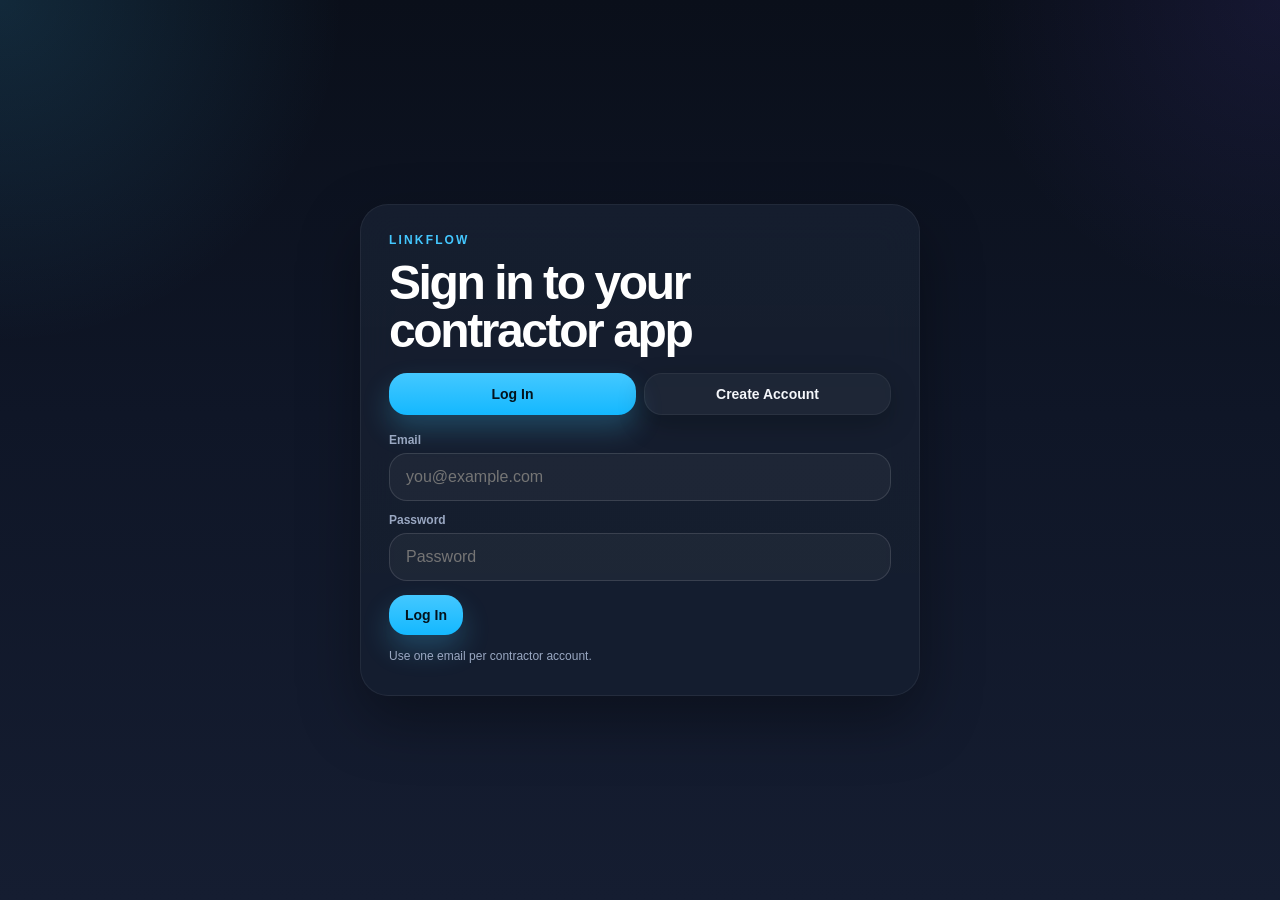
<file: index.html>
<!DOCTYPE html>
<html lang="en">
<head>
  <meta charset="UTF-8" />
  <meta name="viewport" content="width=device-width, initial-scale=1.0, viewport-fit=cover" />
  <title>LinkFlow</title>
  <meta name="theme-color" content="#eef3f8" />
  <link rel="stylesheet" href="styles.css" />
</head>
<body>
  <section id="authSection" class="center-shell">
    <div class="glass auth-card">
      <div class="eyebrow">LinkFlow</div>
      <h1 class="auth-title">Sign in to your contractor app</h1>
      <div class="segmented">
        <button class="seg-btn active" data-auth-tab="login">Log In</button>
        <button class="seg-btn" data-auth-tab="signup">Create Account</button>
      </div>

      <div id="loginPane" class="auth-pane active">
        <label>Email</label>
        <input id="loginEmail" type="email" placeholder="you@example.com" />
        <label class="mt12">Password</label>
        <input id="loginPassword" type="password" placeholder="Password" />
        <div class="btn-row">
          <button id="loginBtn" class="primary">Log In</button>
        </div>
        <div id="authInlineStatus" class="inline-status hidden"></div>
      </div>

      <div id="signupPane" class="auth-pane hidden">
        <label>Email</label>
        <input id="signupEmail" type="email" placeholder="you@example.com" />
        <label class="mt12">Password</label>
        <input id="signupPassword" type="password" placeholder="Create password" />
        <div class="btn-row">
          <button id="signupBtn" class="primary">Create Account</button>
        </div>
        <div id="signupInlineStatus" class="inline-status hidden"></div>
      </div>
      <div class="helper mt12">Use one email per contractor account.</div>
    </div>
  </section>

  <section id="onboardingSection" class="center-shell hidden">
    <div class="glass onboarding-card">
      <div class="eyebrow">First-time setup</div>
      <h2>What type of business do you run?</h2>
      <p class="sub">Pick a template. The starter services and questions preview will update right away.</p>

      <div class="row">
        <div>
          <label>Business name</label>
          <input id="onboardBusinessName" placeholder="My Service Business" />

                    <div class="template-grid mt12">
            <button class="template-btn" data-template="pressure_washing">Pressure Washing</button>
            <button class="template-btn" data-template="car_detailing">Car Detailing</button>
            <button class="template-btn" data-template="lawn_service">Lawn Care</button>
            <button class="template-btn" data-template="house_cleaning">House Cleaning</button>
            <button class="template-btn" data-template="moving_services">Moving Services</button>
            <button class="template-btn" data-template="handyman">Handyman</button>
            <button class="template-btn" data-template="plumbing">Plumbing</button>
            <button class="template-btn" data-template="electrical">Electrical</button>
            <button class="template-btn" data-template="hvac">HVAC</button>
            <button class="template-btn" data-template="landscaping">Landscaping</button>
            <button class="template-btn" data-template="painting">Painting</button>
            <button class="template-btn" data-template="roofing">Roofing</button>
            <button class="template-btn" data-template="pool_cleaning">Pool Cleaning</button>
            <button class="template-btn" data-template="event_rentals">Event Rentals</button>
            <button class="template-btn" data-template="scratch">Start From Scratch</button>
          </div>

          <div class="btn-row">
            <button id="finishOnboardingBtn" class="primary">Create My Starter Setup</button>
          </div>
        </div>

        <div class="glass preview-card">
          <div class="eyebrow">Starter preview</div>
          <h3 id="templatePreviewTitle">Pressure Washing</h3>
          <div id="templatePreviewBody" class="stack"></div>
        </div>
      </div>
    </div>
  </section>

  <div id="appShell" class="app-shell hidden">
    <div id="pullRefreshIndicator" class="pull-refresh-indicator" aria-hidden="true">
      <div class="pull-refresh-pill glass">
        <span class="pull-refresh-dot"></span>
        <span id="pullRefreshLabel">Pull to refresh</span>
      </div>
    </div>
    <header class="app-header glass">
      <div>
        <div class="app-brand">LinkFlow</div>
        <div class="app-sub" id="headerBusinessName">Contractor App</div>
      </div>
    </header>

    <main class="app-main">
      <section id="screen-home" class="screen active">
        <div class="tab-hero home-tab-hero">
          <div>
            <div class="eyebrow">Dashboard</div>
            <h2 id="contractorBizName" class="page-title">Your Jobs</h2>
            <div class="helper">Manage incoming bookings and stay organized.</div>
          </div>
        </div>

        <div class="status-toggle" id="homeStatusToggle">
          <button class="status-tab active" data-status-filter="scheduled">Pending</button>
          <button class="status-tab" data-status-filter="completed">Completed</button>
          <button class="status-tab" data-status-filter="canceled">Canceled</button>
        </div>

        <div id="recentJobs" class="stack mt12"></div>
      </section>

      <section id="screen-services" class="screen">
        <div class="tab-hero section-head">
          <div>
            <div class="eyebrow">Services</div>
            <h2 class="page-title">Your Services</h2>
            <div class="helper">Set up pricing, questions, and how customers book.</div>
          </div>
          <button id="newServiceBtn" class="primary small-btn">New Service</button>
        </div>
        <div id="serviceList" class="stack"></div>
      </section>

      <section id="screen-editor" class="screen">
        <div class="tab-hero section-head">
          <div>
            <div class="eyebrow">Service Builder</div>
            <h2 id="editorTitle" class="page-title">Edit service</h2>
            <div class="helper">Make changes to pricing, questions, and booking behavior.</div>
          </div>
          <button id="backToServicesBtn" class="small-btn">Back</button>
        </div>

        <div class="glass editor-card">
          <div class="section-title">1. Service Basics</div>
          <div class="row">
            <div><label>Service name</label><input id="editServiceName" placeholder="Driveway Cleaning" /></div>
            <div><label>Starting price ($)</label><input id="editServiceBase" type="number" value="120" /></div>
            <div>
              <label>Service type</label>
              <div class="toggle-group" id="serviceModeToggle">
                <button type="button" class="toggle-pill active" data-service-mode="quote">Instant Quote</button>
                <button type="button" class="toggle-pill" data-service-mode="estimate">Book Appointment</button>
              </div>
              <input id="editServiceMode" type="hidden" value="quote" />
            </div>
          </div>

          <div class="section-title">2. Customer Questions</div>
          <div class="helper">Keep this simple. Add questions one at a time under the list below.</div>

          <div id="questionList" class="stack mt12"></div>

          <div class="btn-row">
            <button id="addQuestionBtn" class="primary">Add Question</button>
          </div>

          <div class="btn-row">
            <button id="saveQuestionsBtn" class="primary">Save Questions</button>
            <button id="deleteServiceBtn" class="danger-btn">Delete Service</button>
          </div>
        </div>
      </section>
<section id="screen-settings" class="screen">
        <div class="tab-hero profile-tab-hero">
          <div>
            <div class="eyebrow">Profile</div>
            <h2 class="page-title">Business Profile</h2>
            <div class="helper">Manage your branding, public form, and settings.</div>
          </div>
        </div>

        <div class="glass editor-card">

          <div class="profile-top">
            <div class="profile-brand-block">
              <div id="logoPreviewWrap" class="profile-logo-card hidden">
                <img id="logoPreviewImg" class="logo-preview" alt="Logo preview" />
                <button id="triggerLogoUploadBtn" class="logo-edit-btn" type="button" aria-label="Change company logo">✎</button>
              </div>
            </div>
            <div class="profile-top-actions">
              <button id="saveSettingsBtn">Save Profile</button>
              <button id="logoutBtn" class="danger-btn">Log Out</button>
            </div>
          </div>

          <div class="booking-link-card">
            <div class="booking-link-label">Public booking link</div>
            <div class="booking-link-row">
              <div class="booking-link-value" id="bookingLinkNotice">customer.html?slug=...</div>
              <button id="copyBookingLinkBtn" class="small-btn" type="button">Copy</button>
            </div>
          </div>

          <div class="metric-grid profile-metrics">
            <div class="metric-card glass"><div class="metric-k">Pending</div><div class="metric-v" id="mPending">0</div></div>
            <div class="metric-card glass"><div class="metric-k">Completed</div><div class="metric-v" id="mCompleted">0</div></div>
            <div class="metric-card glass"><div class="metric-k">Canceled</div><div class="metric-v" id="mCanceled">0</div></div>
            <div class="metric-card glass"><div class="metric-k">Quoted</div><div class="metric-v" id="mQuoted">0</div></div>
          </div>

          <input id="bizLogo" type="file" accept="image/*" class="hidden" />

          <div class="row">
            <div><label>Business name</label><input id="bizName" /></div>
            <div><label>Phone</label><input id="bizPhone" /></div>
            <div><label>Link slug</label><input id="bizSlug" /></div>
            <div>
              <label>Estimate type</label>
              <div class="toggle-group" id="quoteModeToggle">
                <button type="button" class="toggle-pill active" data-quote-mode="both">Use Service Setting</button>
                <button type="button" class="toggle-pill" data-quote-mode="quote">Quotes Only</button>
                <button type="button" class="toggle-pill" data-quote-mode="estimate">Appointments Only</button>
              </div>
              <input id="quoteMode" type="hidden" value="both" />
            </div>
            <div><label>Agreement title</label><input id="agreementTitle" /></div>
          </div>
        </div>
      </section>
    </main>

    <nav class="bottom-nav glass">
      <button class="nav-btn active" data-screen="home">Home</button>
      <button class="nav-btn" data-screen="services">Services</button>
      <button class="nav-btn" data-screen="settings">Profile</button>
    </nav>
  </div>

  <div id="jobDetailModal" class="modal hidden">
    <div class="modal-backdrop" data-close-modal="jobDetailModal"></div>
    <div class="modal-panel glass">
      <div class="tab-hero section-head modal-head">
        <div>
          <div class="eyebrow">Job Details</div>
          <h2 id="jobDetailTitle">Order</h2>
          <div class="helper">Review customer details, booking info, and next actions.</div>
        </div>
        <button data-close-modal="jobDetailModal" class="small-btn">Close</button>
      </div>

      <div class="stack">
        <div class="job-card"><div class="mini"><strong>Date</strong></div><div id="jobDetailDate"></div></div>
        <div class="job-card"><div class="mini"><strong>Customer</strong></div><div id="jobDetailCustomer"></div><div class="mini" id="jobDetailPhone"></div><div class="mini" id="jobDetailAddress"></div></div>
        <div class="job-card"><div class="mini"><strong>Service</strong></div><div id="jobDetailService"></div><div class="mini" id="jobDetailPrice"></div><div class="mini" id="jobDetailStatus"></div></div>
        <div class="job-card"><div class="mini"><strong>Answers</strong></div><div id="jobDetailAnswers" class="mini"></div></div>
      </div>

      <div class="btn-row">
        <button id="jobCallBtn" class="primary">Call Customer</button>
        <button id="jobTextBtn">Text Customer</button>
        <button id="jobConfirmTextBtn">Send Booking Text</button>
        <button id="jobViewAgreementBtn">View Agreement</button>
        <button id="jobPrintAgreementBtn">Save / Print</button>
        <button id="jobCompleteBtn">Mark Complete</button>
        <button id="jobCancelBtn" class="danger-btn">Mark Canceled</button>
      </div>
    </div>
  </div>

  <script>window.bootFailsafe=setTimeout(function(){document.body&&document.body.classList.remove("app-loading")},6000)</script>
  <script type="module" src="app.js"></script>
</body>
</html>
</file>
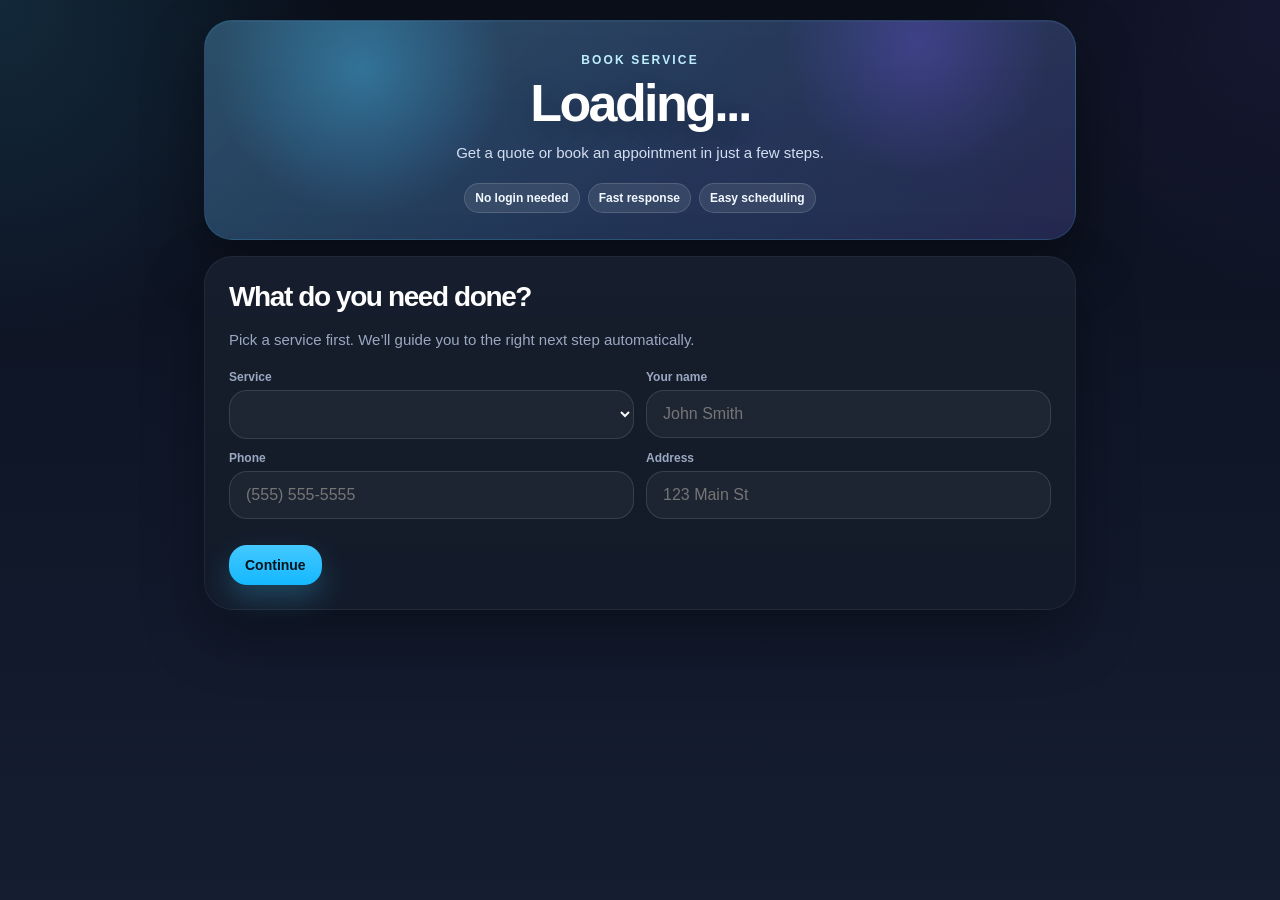
<file: customer.html>
<!DOCTYPE html>
<html lang="en">
<head>
  <meta charset="UTF-8" />
  <meta name="viewport" content="width=device-width, initial-scale=1.0, viewport-fit=cover" />
  <title>Book Service</title>
  <meta name="theme-color" content="#eef3f8" />
  <link rel="stylesheet" href="styles.css" />
</head>
<body>
  <div class="customer-shell">
    <div class="glass customer-hero customer-hero-pop">
      <div class="customer-hero-bg"></div>
      <div class="customer-hero-inner">
        <div id="customerLogoWrap" class="customer-logo-wrap hidden"><img id="customerLogo" class="customer-logo customer-logo-pop" alt="Company logo" /></div>
        <div class="eyebrow">Book Service</div>
        <h1 class="customer-h1" id="customerBizName">Loading...</h1>
        <p class="sub customer-hero-sub" id="customerBizSub">Get a quote or book an appointment in just a few steps.</p>
        <div class="trust-row customer-trust-row">
          <span class="chip">No login needed</span>
          <span class="chip">Fast response</span>
          <span class="chip">Easy scheduling</span>
        </div>
      </div>
    </div>

    <div class="glass customer-card">
      <div id="customerStep1" class="step active">
        <h2>What do you need done?</h2>
        <p class="sub">Pick a service first. We’ll guide you to the right next step automatically.</p>
        <div class="row">
          <div><label>Service</label><select id="custService"></select></div>
          <div><label>Your name</label><input id="custName" placeholder="John Smith" /></div>
          <div><label>Phone</label><input id="custPhone" placeholder="(555) 555-5555" /></div>
          <div><label>Address</label><input id="custAddress" placeholder="123 Main St" /></div>
        </div>
        <div id="dynamicQuestions" class="stack mt12"></div>
        <div class="btn-row"><button id="continueCustomerBtn" class="primary">Continue</button></div>
      </div>

      <div id="customerStep2" class="step">
        <div class="quote-box">
          <div class="eyebrow">Next Step</div>
          <div id="resultTitle">Your Quote</div>
          <div id="quotePrice" class="quote-price">$0</div>
          <div id="quoteBreakdown" class="sub"></div>
        </div>
        <div class="btn-row center-row">
          <button id="continueScheduleBtn" class="primary">Continue</button>
          <button id="restartCustomerBtn">Start Over</button>
        </div>
      </div>

      <div id="customerStep3" class="step">
        <h2>Choose a Time</h2>
        <p class="sub">Pick the time that works best for you.</p>
        <div class="row">
          <div><label>Date</label><select id="scheduleDate"><option>Tomorrow</option><option>This Friday</option><option>This Saturday</option></select></div>
          <div><label>Time window</label><select id="scheduleTime"><option>8–10 AM</option><option>10–12 PM</option><option>1–3 PM</option><option>3–5 PM</option></select></div>
        </div>
        <div class="btn-row">
          <button id="continueAgreementBtn" class="primary">Continue</button>
          <button data-step="customerStep2">Back</button>
        </div>
      </div>

      <div id="customerStep4" class="step">
        <div class="doc">
          <div id="agreementLogoWrap" class="agreement-logo-wrap hidden"><img id="agreementLogo" class="agreement-logo" alt="Company logo" /></div><h3 id="agreementHeading">Service Agreement</h3>
          <p><strong>Business:</strong> <span id="docBizName"></span></p>
          <p><strong>Customer:</strong> <span id="docCustName"></span></p>
          <p><strong>Service:</strong> <span id="docService"></span></p>
          <p><strong>Price / Type:</strong> <span id="docPrice"></span></p>
          <p><strong>Address:</strong> <span id="docAddress"></span></p>
          <p><strong>Scheduled:</strong> <span id="docSchedule"></span></p>
          <p>By signing below, you approve the requested service or appointment and confirm the booking details above.</p>
          <div class="section-title">Customer signature</div>
          <canvas id="customerSig" class="signature" width="900" height="300"></canvas>
          <div class="btn-row"><button id="clearCustomerSigBtn">Clear Signature</button><button id="saveWorkOrderBtn">Save / Print Work Order</button></div>
        </div>
        <div id="customerSubmitError" class="inline-status hidden"></div>
        <div class="btn-row">
          <button id="finishBookingBtn" class="primary">Confirm Booking</button>
          <button data-step="customerStep3">Back</button>
        </div>
      </div>

      <div id="customerStep5" class="step center">
        <div class="eyebrow">Booked</div>
        <h2>You’re all set</h2>
        <p id="confirmText" class="sub"></p>
        <div class="notice">We’ll reach out if anything changes.</div>
        <div class="btn-row center-row"><button id="saveWorkOrderBtnDone">Save / Print Work Order</button><button id="newTestBookingBtn">Book Another Service</button></div>
      </div>
    </div>
  </div>

  <script>window.bootFailsafe=setTimeout(function(){document.body&&document.body.classList.remove("app-loading")},6000)</script>
  <script type="module" src="app.js"></script>
</body>
</html>
</file>
<file: styles.css>
:root{
  --bg-1:#0a0f1a;
  --bg-2:#0f1627;
  --bg-3:#151d31;
  --panel:#101827;
  --panel-2:#131d31;
  --panel-3:#18243b;
  --panel-soft:rgba(18,28,46,.78);
  --line:rgba(255,255,255,.06);
  --line-strong:rgba(255,255,255,.12);
  --text:#f5f7fb;
  --muted:#9aa8c2;
  --heading:#ffffff;
  --accent:#44c8ff;
  --accent-2:#7c5cff;
  --accent-soft:rgba(68,200,255,.16);
  --success:#19c37d;
  --danger:#ff6b6b;
  --danger-bg:rgba(255,107,107,.12);
  --shadow:0 24px 60px rgba(0,0,0,.34);
  --shadow-soft:0 10px 28px rgba(0,0,0,.22);
}

*{box-sizing:border-box}
html{-webkit-font-smoothing:antialiased;-moz-osx-font-smoothing:grayscale}
body{
  margin:0;
  font-family:-apple-system,BlinkMacSystemFont,"SF Pro Display","SF Pro Text","Segoe UI",Roboto,Arial,sans-serif;
  color:var(--text);
  background:
    radial-gradient(circle at top left, rgba(68,200,255,.14), transparent 22%),
    radial-gradient(circle at top right, rgba(124,92,255,.10), transparent 20%),
    linear-gradient(180deg,var(--bg-1) 0%, var(--bg-2) 46%, var(--bg-3) 100%);
}

.hidden{display:none!important}

.glass{
  background:linear-gradient(180deg, rgba(255,255,255,.02), rgba(255,255,255,.01)), var(--panel-soft);
  border:1px solid var(--line);
  box-shadow:var(--shadow);
  backdrop-filter:blur(18px);
  -webkit-backdrop-filter:blur(18px);
}

.center-shell{
  min-height:100vh;
  display:flex;
  align-items:center;
  justify-content:center;
  padding:20px;
}

.auth-card,.onboarding-card{
  width:min(980px,100%);
  padding:28px;
  border-radius:28px;
}

.auth-card{width:min(560px,100%)}

.auth-title{
  font-size:clamp(34px,5vw,48px);
  line-height:1;
  margin:0 0 18px;
  letter-spacing:-.05em;
  color:var(--heading);
}

.segmented{
  display:grid;
  grid-template-columns:1fr 1fr;
  gap:8px;
  margin:16px 0 18px;
}

.template-grid{
  display:grid;
  grid-template-columns:1fr 1fr;
  gap:10px;
}

.app-shell{
  max-width:1040px;
  margin:0 auto;
  min-height:100vh;
  padding:20px 18px 112px;
}

.customer-shell{
  max-width:900px;
  margin:0 auto;
  min-height:100vh;
  padding:20px 14px 36px;
}

.app-header{
  display:flex;
  justify-content:flex-start !important;
  align-items:center;
  gap:12px;
  border-radius:24px;
  padding:16px 20px;
  margin-bottom:18px;
  position:sticky;
  top:12px;
  z-index:20;
  background:linear-gradient(180deg, rgba(255,255,255,.03), rgba(255,255,255,.01)), rgba(9,14,24,.86)!important;
  border:1px solid var(--line)!important;
}

.app-brand{
  font-size:1.15rem;
  font-weight:800;
  letter-spacing:-.05em;
  color:var(--heading);
}

.app-sub{
  font-size:12px;
  color:var(--muted);
  font-weight:600;
}

.app-main{display:block}
.screen{display:none}
.screen.active{display:block}

.hero-card,.editor-card,.customer-card,.customer-hero,.preview-card{
  border-radius:28px;
  padding:24px;
}

.hero-card,.customer-hero,.preview-card{
  background:
    linear-gradient(135deg, rgba(68,200,255,.12), rgba(124,92,255,.06)),
    linear-gradient(180deg, rgba(255,255,255,.03), rgba(255,255,255,.01)),
    var(--panel-2);
  border:1px solid rgba(68,200,255,.12);
}

.customer-hero{
  margin-bottom:16px;
  text-align:center;
}

.customer-card,.editor-card{
  background:
    linear-gradient(180deg, rgba(255,255,255,.025), rgba(255,255,255,.012)),
    var(--panel);
  border:1px solid var(--line);
}

h1,h2,h3{
  margin:0 0 10px;
  letter-spacing:-.05em;
  color:var(--heading);
}

h1{
  font-size:clamp(40px,6vw,68px);
  line-height:.95;
}

h2{font-size:28px}
h3{font-size:18px}

.customer-h1{
  font-size:clamp(34px,5vw,52px);
  line-height:.96;
  margin:0 0 12px;
  letter-spacing:-.05em;
  color:var(--heading);
}

.eyebrow,.section-title{
  font-size:12px;
  color:var(--accent);
  text-transform:uppercase;
  letter-spacing:.18em;
  margin:20px 0 10px;
  font-weight:800;
}

.eyebrow{margin-top:0;margin-bottom:12px}

.sub,.helper{
  color:var(--muted);
  font-size:15px;
  line-height:1.6;
  margin-bottom:18px;
}

.helper{
  font-size:12px;
  margin-bottom:0;
}

.notice{
  padding:12px 14px;
  border-radius:18px;
  background:rgba(68,200,255,.10);
  border:1px solid rgba(68,200,255,.18);
  color:#d7f5ff;
  font-size:13px;
  margin:12px 0 16px;
  word-break:break-all;
}

.row{
  display:grid;
  grid-template-columns:1fr 1fr;
  gap:12px;
}

.stack{display:grid;gap:12px}

label{
  display:block;
  font-size:12px;
  color:var(--muted);
  margin:0 0 6px;
  font-weight:700;
}

input,select,textarea{
  width:100%;
  border-radius:18px;
  border:1px solid var(--line-strong);
  background:rgba(255,255,255,.04);
  color:var(--text);
  padding:14px 16px;
  font-size:16px;
  outline:none;
  box-shadow:none;
}

input:focus,select:focus,textarea:focus{
  border-color:rgba(68,200,255,.38);
  box-shadow:0 0 0 4px rgba(68,200,255,.10);
}

.btn-row{
  display:flex;
  gap:10px;
  flex-wrap:wrap;
  margin-top:14px;
}

.center{text-align:center}
.center-row{justify-content:center}

button{
  border:1px solid var(--line);
  background:rgba(255,255,255,.04);
  color:var(--text);
  border-radius:18px;
  padding:12px 16px;
  font-size:14px;
  font-weight:600;
  cursor:pointer;
  box-shadow:var(--shadow-soft);
  transition:transform .15s ease, background .15s ease, border-color .15s ease;
}

button:hover{
  transform:translateY(-1px);
  border-color:rgba(255,255,255,.12);
}

button.primary,
.seg-btn.active,
.template-btn.active,
.nav-btn.active,
.status-tab.active{
  background:linear-gradient(180deg,var(--accent),#14b8ff);
  color:#04131c;
  border:none;
  box-shadow:0 14px 28px rgba(68,200,255,.24);
}

.small-btn,.small-select{
  padding:11px 14px;
  font-size:13px;
}

.danger-btn{
  background:var(--danger-bg);
  color:#ffb5b5;
  border-color:rgba(255,107,107,.16);
}

.metric-grid{
  display:grid;
  grid-template-columns:repeat(4,1fr);
  gap:10px;
  margin:16px 0;
}

.metric-card{
  border-radius:22px;
  padding:16px;
  background:
    linear-gradient(180deg, rgba(255,255,255,.03), rgba(255,255,255,.01)),
    var(--panel-2);
  border:1px solid var(--line);
}

.metric-k{
  font-size:12px;
  color:var(--muted);
  margin-bottom:6px;
  font-weight:700;
}

.metric-v{
  font-size:30px;
  font-weight:800;
  letter-spacing:-.04em;
  color:var(--heading);
}

.section-head{
  display:flex;
  justify-content:space-between;
  align-items:center;
  gap:12px;
  margin-bottom:12px;
}

.service-card,.job-card,.question-card,.question-shell,.profile-logo-card{
  border:1px solid var(--line);
  background:
    linear-gradient(180deg, rgba(255,255,255,.025), rgba(255,255,255,.01)),
    var(--panel-2);
  border-radius:22px;
  padding:16px;
  box-shadow:var(--shadow-soft);
}

.question-shell{
  overflow:hidden;
  padding:0 16px;
}

.mini{
  font-size:12px;
  color:var(--muted);
  line-height:1.45;
}

.option-table{display:grid;gap:8px}
.simple-option-row{
  display:grid;
  grid-template-columns:1.4fr .8fr auto;
  gap:8px;
  align-items:end;
}

.logo-preview{
  max-width:140px;
  max-height:140px;
  display:block;
  border-radius:16px;
  border:1px solid var(--line);
  background:#fff;
  padding:8px;
}

.customer-logo-wrap,.agreement-logo-wrap{
  display:flex;
  justify-content:center;
  margin-bottom:12px;
}

.customer-logo{
  max-width:120px;
  max-height:120px;
  object-fit:contain;
  border-radius:16px;
  background:#fff;
  padding:8px;
  border:1px solid var(--line);
}

.agreement-logo{
  max-width:120px;
  max-height:100px;
  object-fit:contain;
  margin-bottom:8px;
}

.chip{
  display:inline-block;
  padding:7px 10px;
  border-radius:999px;
  font-size:12px;
  border:1px solid rgba(68,200,255,.18);
  background:rgba(68,200,255,.10);
  color:#d7f5ff;
  font-weight:700;
}

.trust-row{
  display:flex;
  gap:8px;
  justify-content:center;
  flex-wrap:wrap;
}

.quote-box{
  text-align:center;
  padding:26px;
  border-radius:26px;
  background:
    linear-gradient(180deg, rgba(68,200,255,.10), rgba(124,92,255,.05)),
    var(--panel-2);
  border:1px solid rgba(68,200,255,.16);
  box-shadow:var(--shadow);
}

.quote-price{
  font-size:46px;
  font-weight:900;
  letter-spacing:-.06em;
  color:var(--accent);
}

.step{display:none}
.step.active{display:block}

.doc{
  background:#ffffff;
  color:#111827;
  border-radius:22px;
  padding:20px;
  border:1px solid rgba(16,24,40,.06);
  box-shadow:var(--shadow-soft);
}

.signature{
  height:150px;
  background:#fff;
  border:2px dashed rgba(15,23,40,.16);
  border-radius:18px;
  touch-action:none;
}

.bottom-nav{
  position:fixed;
  left:50%;
  transform:translateX(-50%);
  bottom:14px;
  width:min(940px, calc(100% - 24px));
  display:grid;
  grid-template-columns:repeat(3,1fr);
  gap:8px;
  padding:10px;
  border-radius:26px;
  background:linear-gradient(180deg, rgba(15,22,39,.92), rgba(10,15,26,.92))!important;
  border:1px solid var(--line);
}

.nav-btn{
  padding:12px 10px;
  border-radius:16px;
  background:transparent;
  box-shadow:none;
  border:1px solid transparent;
  font-size:14px;
}

.preview-card{
  background:
    linear-gradient(180deg, rgba(255,255,255,.03), rgba(255,255,255,.01)),
    var(--panel-2);
}

.quick-add-row{display:none!important}

.question-summary{
  display:flex;
  justify-content:space-between;
  align-items:center;
  gap:12px;
  padding:14px 0;
  cursor:pointer;
  list-style:none;
}

.question-summary::-webkit-details-marker{display:none}
.question-summary-left{
  display:flex;
  flex-direction:column;
  gap:4px;
}
.question-summary-title{font-weight:700;color:var(--heading)}
.question-summary-type{font-size:12px;color:var(--muted)}

.question-body{
  padding:14px 0 4px 0;
  border-top:1px solid var(--line);
}

.price-helper{
  font-size:12px;
  color:var(--muted);
  margin:6px 0 10px;
}

.question-empty{
  padding:18px;
  border:1px dashed var(--line-strong);
  border-radius:20px;
  background:rgba(255,255,255,.02);
}

.modal.hidden{display:none!important}
.modal{
  position:fixed;
  inset:0;
  z-index:60;
}

.modal-backdrop{
  position:absolute;
  inset:0;
  background:rgba(0,0,0,.42);
}

.modal-panel{
  position:relative;
  width:min(760px, calc(100% - 24px));
  max-height:calc(100vh - 40px);
  overflow:auto;
  margin:20px auto;
  border-radius:28px;
  padding:20px;
  background:
    linear-gradient(180deg, rgba(255,255,255,.03), rgba(255,255,255,.01)),
    var(--panel)!important;
  border:1px solid var(--line);
}

.mt12{margin-top:12px}

.status-toggle{
  display:inline-flex;
  gap:8px;
  padding:6px;
  border-radius:18px;
  background:
    linear-gradient(180deg, rgba(255,255,255,.03), rgba(255,255,255,.01)),
    var(--panel-2);
  border:1px solid var(--line);
  box-shadow:var(--shadow-soft);
}
.status-tab{
  padding:10px 16px;
  border-radius:14px;
  background:transparent;
  border:1px solid transparent;
  box-shadow:none;
}

.profile-top{
  display:flex;
  justify-content:space-between;
  gap:16px;
  align-items:center;
  margin-bottom:16px;
}
.profile-top-actions{
  display:flex;
  gap:10px;
  flex-wrap:wrap;
  align-items:flex-start;
}
.profile-top-actions button{min-width:150px}

.job-open-hit{
  cursor:pointer;
  -webkit-tap-highlight-color:transparent;
  min-height:96px;
  display:flex;
  align-items:center;
  transition:transform .14s ease, border-color .14s ease;
}
.job-open-hit:hover{
  transform:translateY(-1px);
  border-color:rgba(68,200,255,.18);
}
.job-open-hit > div{pointer-events:none}
.job-open-arrow{
  font-size:22px;
  color:var(--accent);
  padding:6px 4px;
}

#recentJobs .job-card,
#jobList .job-card{
  padding:14px 16px;
}

#recentJobs .job-card > div,
#jobList .job-card > div{
  display:grid !important;
  grid-template-columns:minmax(0,1.35fr) auto;
  align-items:center;
  gap:14px;
}

#recentJobs .job-card strong,
#jobList .job-card strong{
  font-size:18px;
  color:var(--heading);
}

#recentJobs .job-card .mini,
#jobList .job-card .mini{
  font-size:13px;
  line-height:1.4;
}

.question-body .danger-btn,
.question-body button:not(.primary),
.btn-row button:not(.primary):not(.nav-btn):not(.seg-btn):not(.template-btn):not(.small-btn){
  padding:10px 14px;
  font-size:13px;
  border-radius:16px;
}

.question-body .btn-row{gap:8px}

#screen-home .section-head{margin-top:6px}

@media(max-width:760px){
  .row,.template-grid,.metric-grid,.simple-option-row{
    grid-template-columns:1fr!important;
  }
  .app-shell,.customer-shell{
    padding:12px 12px 100px;
  }
  .app-header{top:0}
  .profile-top{
    flex-direction:column;
    align-items:flex-start;
  }
  #recentJobs .job-card > div,
  #jobList .job-card > div{
    grid-template-columns:minmax(0,1fr) auto;
    gap:10px;
  }
}


.toggle-group{
  display:flex;
  gap:8px;
  flex-wrap:wrap;
  padding:6px;
  border-radius:18px;
  background:rgba(255,255,255,.03);
  border:1px solid var(--line);
  min-height:54px;
  align-items:center;
}
.toggle-pill{
  padding:10px 14px;
  border-radius:14px;
  background:transparent;
  border:1px solid transparent;
  box-shadow:none;
  font-size:13px;
  font-weight:700;
}
.toggle-pill.active{
  background:linear-gradient(180deg,var(--accent),#14b8ff);
  color:#04131c;
  border:none;
  box-shadow:0 10px 20px rgba(68,200,255,.20);
}
.question-type-toggle .toggle-pill{
  padding:9px 12px;
}


/* Customer top section should feel branded and high-contrast */
.customer-hero-pop{
  position:relative;
  overflow:hidden;
  padding:0;
  border:1px solid rgba(68,200,255,.16);
  background:
    linear-gradient(135deg, rgba(68,200,255,.22), rgba(124,92,255,.14)),
    linear-gradient(180deg, rgba(255,255,255,.04), rgba(255,255,255,.01)),
    var(--panel-2);
  box-shadow:
    0 26px 60px rgba(0,0,0,.34),
    inset 0 1px 0 rgba(255,255,255,.04);
}

.customer-hero-bg{
  position:absolute;
  inset:0;
  background:
    radial-gradient(circle at 18% 22%, rgba(68,200,255,.34), transparent 20%),
    radial-gradient(circle at 82% 10%, rgba(124,92,255,.28), transparent 18%),
    linear-gradient(135deg, rgba(255,255,255,.03), transparent 55%);
  pointer-events:none;
}

.customer-hero-inner{
  position:relative;
  z-index:1;
  padding:30px 24px 26px;
  text-align:center;
}

.customer-logo-pop{
  max-width:134px;
  max-height:134px;
  padding:12px;
  border-radius:26px;
  background:#fff;
  border:1px solid rgba(255,255,255,.88);
  box-shadow:
    0 18px 34px rgba(0,0,0,.24),
    0 0 0 10px rgba(255,255,255,.04);
}

.customer-hero-pop .eyebrow{
  color:#bfeeff;
  margin-top:2px;
}

.customer-hero-pop .customer-h1{
  color:#fff;
  margin-top:4px;
  text-shadow:0 8px 26px rgba(0,0,0,.22);
}

.customer-hero-sub{
  max-width:560px;
  margin:0 auto 18px;
  color:#d4def0;
}

.customer-trust-row .chip{
  background:rgba(255,255,255,.09);
  border:1px solid rgba(255,255,255,.14);
  color:#f2f8ff;
  backdrop-filter:blur(10px);
}

@media(max-width:760px){
  .customer-hero-inner{
    padding:26px 18px 22px;
  }
  .customer-logo-pop{
    max-width:112px;
    max-height:112px;
    border-radius:22px;
  }
}


/* Contractor hero styling */
.contractor-hero-pop{
  position:relative;
  overflow:hidden;
  padding:0;
  border:1px solid rgba(68,200,255,.16);
  background:
    linear-gradient(135deg, rgba(68,200,255,.18), rgba(124,92,255,.12)),
    linear-gradient(180deg, rgba(255,255,255,.04), rgba(255,255,255,.01)),
    var(--panel-2);
  box-shadow:
    0 26px 60px rgba(0,0,0,.34),
    inset 0 1px 0 rgba(255,255,255,.04);
  margin-bottom:14px;
}

.contractor-hero-bg{
  position:absolute;
  inset:0;
  background:
    radial-gradient(circle at 20% 30%, rgba(68,200,255,.30), transparent 20%),
    radial-gradient(circle at 80% 10%, rgba(124,92,255,.24), transparent 18%);
}

.contractor-hero-inner{
  position:relative;
  z-index:1;
  padding:26px 22px 22px;
}

.contractor-h1{
  font-size:28px;
  margin:4px 0 6px;
  color:#fff;
  text-shadow:0 8px 24px rgba(0,0,0,.25);
}

.contractor-hero-sub{
  color:#c9d6ec;
  max-width:480px;
}


/* Subtle premium motion / interaction */
.glass,
.service-card,
.job-card,
.question-shell,
.metric-card,
.profile-logo-card,
button{
  transition:
    transform .18s ease,
    box-shadow .18s ease,
    border-color .18s ease,
    background .18s ease;
}

.service-card:hover,
.job-card:hover,
.question-shell:hover,
.metric-card:hover,
.profile-logo-card:hover{
  transform:translateY(-2px);
  box-shadow:0 18px 34px rgba(0,0,0,.26);
  border-color:rgba(68,200,255,.16);
}

.app-header:hover,
.contractor-hero-pop:hover,
.customer-hero-pop:hover{
  box-shadow:0 28px 64px rgba(0,0,0,.38);
}

.contractor-hero-pop::after,
.customer-hero-pop::after{
  content:"";
  position:absolute;
  inset:0;
  background:linear-gradient(120deg, transparent 0%, rgba(255,255,255,.04) 35%, transparent 70%);
  transform:translateX(-120%);
  pointer-events:none;
  animation:heroSheen 7s ease-in-out infinite;
}

@keyframes heroSheen{
  0%, 78% { transform:translateX(-120%); opacity:0; }
  84% { opacity:1; }
  100% { transform:translateX(120%); opacity:0; }
}

button:hover{
  box-shadow:0 14px 28px rgba(0,0,0,.24);
}

button.primary:hover,
.seg-btn.active:hover,
.template-btn.active:hover,
.nav-btn.active:hover,
.status-tab.active:hover{
  box-shadow:0 16px 34px rgba(68,200,255,.30);
}

.job-open-hit:hover .job-open-arrow{
  transform:translateX(2px);
  color:#7de3ff;
}
.job-open-arrow{
  transition:transform .16s ease,color .16s ease;
}

/* Service hero variation */
.services-hero{
  border-color:rgba(124,92,255,.16);
  background:
    linear-gradient(135deg, rgba(124,92,255,.14), rgba(68,200,255,.10)),
    linear-gradient(180deg, rgba(255,255,255,.03), rgba(255,255,255,.01)),
    var(--panel-2);
}
.services-hero .contractor-hero-bg{
  background:
    radial-gradient(circle at 18% 28%, rgba(124,92,255,.30), transparent 20%),
    radial-gradient(circle at 84% 14%, rgba(68,200,255,.24), transparent 18%);
}


/* Make services tab header clearly distinct */
.services-hero{
  margin-bottom:14px;
  border-color:rgba(124,92,255,.16);
  background:
    linear-gradient(135deg, rgba(124,92,255,.16), rgba(68,200,255,.10)),
    linear-gradient(180deg, rgba(255,255,255,.03), rgba(255,255,255,.01)),
    var(--panel-2);
}
.services-hero .contractor-hero-bg{
  background:
    radial-gradient(circle at 18% 28%, rgba(124,92,255,.32), transparent 20%),
    radial-gradient(circle at 84% 14%, rgba(68,200,255,.24), transparent 18%);
}
.services-hero .eyebrow{
  color:#bdafff;
}
.services-hero .contractor-h1{
  color:#fff;
}
.services-hero .contractor-hero-sub{
  color:#d5ccff;
}

/* Stylish expand / collapse indicator */
.question-summary{
  position:relative;
}
.question-summary-right{
  display:flex;
  align-items:center;
  gap:10px;
}
.expand-indicator{
  width:28px;
  height:28px;
  border-radius:999px;
  border:1px solid var(--line);
  background:rgba(255,255,255,.04);
  position:relative;
  display:inline-flex;
  align-items:center;
  justify-content:center;
  transition:transform .18s ease, border-color .18s ease, background .18s ease;
}
.expand-line{
  position:absolute;
  width:10px;
  height:2px;
  background:var(--accent);
  border-radius:999px;
  transition:transform .18s ease, opacity .18s ease, background .18s ease;
}
.expand-line-a{
  transform:rotate(45deg) translateX(1px);
}
.expand-line-b{
  transform:rotate(-45deg) translateX(-1px);
}
details[open] .expand-indicator{
  background:rgba(68,200,255,.10);
  border-color:rgba(68,200,255,.20);
}
details[open] .expand-line-a{
  transform:rotate(-45deg) translateX(1px);
}
details[open] .expand-line-b{
  transform:rotate(45deg) translateX(-1px);
}
.question-shell:hover .expand-indicator{
  border-color:rgba(68,200,255,.18);
  transform:translateY(-1px);
}

@media(max-width:760px){
  .question-summary-right{
    gap:8px;
  }
}


/* Distinct tab hero variations */
.home-hero{
  border-color:rgba(68,200,255,.16);
}
.profile-hero{
  margin-bottom:14px;
  border-color:rgba(255,255,255,.08);
  background:
    linear-gradient(135deg, rgba(68,200,255,.10), rgba(255,255,255,.03)),
    linear-gradient(180deg, rgba(255,255,255,.03), rgba(255,255,255,.01)),
    var(--panel-2);
}
.profile-hero .contractor-hero-bg{
  background:
    radial-gradient(circle at 16% 26%, rgba(68,200,255,.26), transparent 18%),
    radial-gradient(circle at 84% 14%, rgba(255,255,255,.08), transparent 18%);
}
.profile-hero .eyebrow{
  color:#9ce7ff;
}




/* Stable per-tab hero variants */
.home-hero{
  border-color:rgba(68,200,255,.16);
}

.services-hero{
  margin-bottom:14px;
  border-color:rgba(124,92,255,.16);
  background:
    linear-gradient(135deg, rgba(124,92,255,.16), rgba(68,200,255,.10)),
    linear-gradient(180deg, rgba(255,255,255,.03), rgba(255,255,255,.01)),
    var(--panel-2);
}
.services-hero .contractor-hero-bg{
  background:
    radial-gradient(circle at 18% 28%, rgba(124,92,255,.32), transparent 20%),
    radial-gradient(circle at 84% 14%, rgba(68,200,255,.24), transparent 18%);
}
.services-hero .eyebrow{color:#bdafff}
.services-hero .contractor-hero-sub{color:#d5ccff}

.profile-hero{
  margin-bottom:14px;
  border-color:rgba(255,255,255,.08);
  background:
    linear-gradient(135deg, rgba(68,200,255,.10), rgba(255,255,255,.03)),
    linear-gradient(180deg, rgba(255,255,255,.03), rgba(255,255,255,.01)),
    var(--panel-2);
}
.profile-hero .contractor-hero-bg{
  background:
    radial-gradient(circle at 16% 26%, rgba(68,200,255,.26), transparent 18%),
    radial-gradient(circle at 84% 14%, rgba(255,255,255,.08), transparent 18%);
}
.profile-hero .eyebrow{color:#9ce7ff}

.inline-status{
  padding:10px 12px;
  border-radius:14px;
  font-size:13px;
  border:1px solid rgba(255,255,255,.08);
  background:rgba(255,255,255,.04);
}
.inline-status.error{
  color:#ffb5b5;
  background:rgba(255,107,107,.10);
  border-color:rgba(255,107,107,.16);
}
.inline-status.info{
  color:#d7f5ff;
  background:rgba(68,200,255,.10);
  border-color:rgba(68,200,255,.18);
}

#authInlineStatus,#signupInlineStatus,#customerSubmitError{margin:12px 0 0;}


.compact-screen-head{
  display:flex;
  justify-content:space-between;
  align-items:flex-start;
  gap:12px;
  margin:4px 0 14px;
}

.inside-card-head{
  margin:0 0 18px;
  padding-bottom:14px;
  border-bottom:1px solid var(--line);
}

.page-title{
  margin:0 0 6px;
  font-size:28px;
  line-height:1.05;
  color:var(--heading);
}

.modal-head{
  margin-bottom:16px;
}

#screen-settings .editor-card{
  padding-top:20px;
}

#quoteModeToggle{
  min-height:unset;
}

@media(max-width:760px){
  .compact-screen-head{
    flex-direction:column;
    align-items:stretch;
  }
  .compact-screen-head .small-btn,
  .compact-screen-head .primary{
    width:100%;
  }
  .page-title{
    font-size:24px;
  }
}


/* ===== Dark premium tab hero ===== */
.tab-hero{
  display:flex;
  align-items:flex-start;
  justify-content:space-between;
  gap:14px;
  margin:0 0 16px;
  padding:16px 18px;
  border-radius:22px;
  border:1px solid rgba(124,92,255,.16);
  background:
    radial-gradient(circle at top left, rgba(68,200,255,.16), transparent 30%),
    radial-gradient(circle at top right, rgba(124,92,255,.14), transparent 26%),
    linear-gradient(180deg, rgba(255,255,255,.03), rgba(255,255,255,.01)),
    var(--panel-2);
  box-shadow:
    0 18px 42px rgba(0,0,0,.24),
    inset 0 1px 0 rgba(255,255,255,.04);
}
.tab-hero .page-title,
.tab-hero h2{
  margin:4px 0 0;
  color:var(--heading);
}
.tab-hero .helper,
.tab-hero .sub{
  margin-top:6px;
  color:#cfdaee;
}
.tab-hero .eyebrow{
  color:#bfeeff;
}
.home-tab-hero{
  border-color:rgba(68,200,255,.16);
}
.profile-tab-hero{
  margin-bottom:14px;
  border-color:rgba(255,255,255,.10);
}
.modal-head.tab-hero{
  margin-bottom:14px;
}
@media (max-width: 720px){
  .tab-hero{
    flex-direction:column;
    align-items:stretch;
  }
}

.pull-refresh-indicator{
  position:fixed;
  top:calc(env(safe-area-inset-top, 0px) + 10px);
  left:50%;
  transform:translateX(-50%) translateY(calc(-110% + var(--pull-distance, 0px)));
  z-index:60;
  pointer-events:none;
  transition:transform .18s ease, opacity .18s ease;
  opacity:0;
}
.pull-refresh-indicator.visible{
  opacity:1;
}
.pull-refresh-pill{
  display:flex;
  align-items:center;
  gap:10px;
  padding:10px 14px;
  border-radius:999px;
  font-size:13px;
  font-weight:600;
}
.pull-refresh-dot{
  width:10px;
  height:10px;
  border-radius:999px;
  background:rgba(255,255,255,.78);
  box-shadow:0 0 0 2px rgba(255,255,255,.14);
}
.pull-refresh-indicator.loading .pull-refresh-dot{
  animation:pullRefreshPulse .9s linear infinite;
}
@keyframes pullRefreshPulse{
  0%{transform:scale(.9);opacity:.65}
  50%{transform:scale(1.15);opacity:1}
  100%{transform:scale(.9);opacity:.65}
}
.profile-logo-card{
  display:flex;
  align-items:center;
  justify-content:center;
  min-height:110px;
}
.logo-preview{
  display:block;
  width:100%;
  height:100%;
  object-fit:contain;
}


.profile-brand-block{
  display:flex;
  align-items:center;
}

.profile-logo-card{
  position:relative;
  min-width:148px;
  min-height:148px;
  display:flex;
  align-items:center;
  justify-content:center;
  padding:14px;
}

.logo-edit-btn{
  position:absolute;
  right:10px;
  bottom:10px;
  width:38px;
  height:38px;
  min-width:38px!important;
  padding:0;
  border-radius:999px;
  display:inline-flex;
  align-items:center;
  justify-content:center;
  background:linear-gradient(180deg,var(--accent),#14b8ff);
  color:#04131c;
  border:none;
  box-shadow:0 12px 24px rgba(68,200,255,.26);
  font-size:18px;
  font-weight:900;
}

.logo-edit-btn:hover{
  box-shadow:0 16px 30px rgba(68,200,255,.32);
}

.booking-link-card{
  margin-bottom:16px;
  padding:14px 16px;
  border-radius:22px;
  background:linear-gradient(180deg, rgba(255,255,255,.025), rgba(255,255,255,.01)), var(--panel-2);
  border:1px solid var(--line);
  box-shadow:var(--shadow-soft);
}

.booking-link-label{
  font-size:11px;
  text-transform:uppercase;
  letter-spacing:.16em;
  color:var(--muted);
  font-weight:800;
  margin-bottom:10px;
}

.booking-link-row{
  display:flex;
  align-items:center;
  gap:10px;
}

.booking-link-value{
  flex:1;
  min-width:0;
  padding:12px 14px;
  border-radius:16px;
  border:1px solid rgba(68,200,255,.16);
  background:rgba(68,200,255,.06);
  color:#dff6ff;
  font-size:13px;
  line-height:1.4;
  overflow-wrap:anywhere;
}

#copyBookingLinkBtn{
  min-width:auto!important;
  white-space:nowrap;
}

@media(max-width:760px){
  .booking-link-row{
    flex-direction:column;
    align-items:stretch;
  }
  #copyBookingLinkBtn{
    width:100%;
  }
}
</file>
